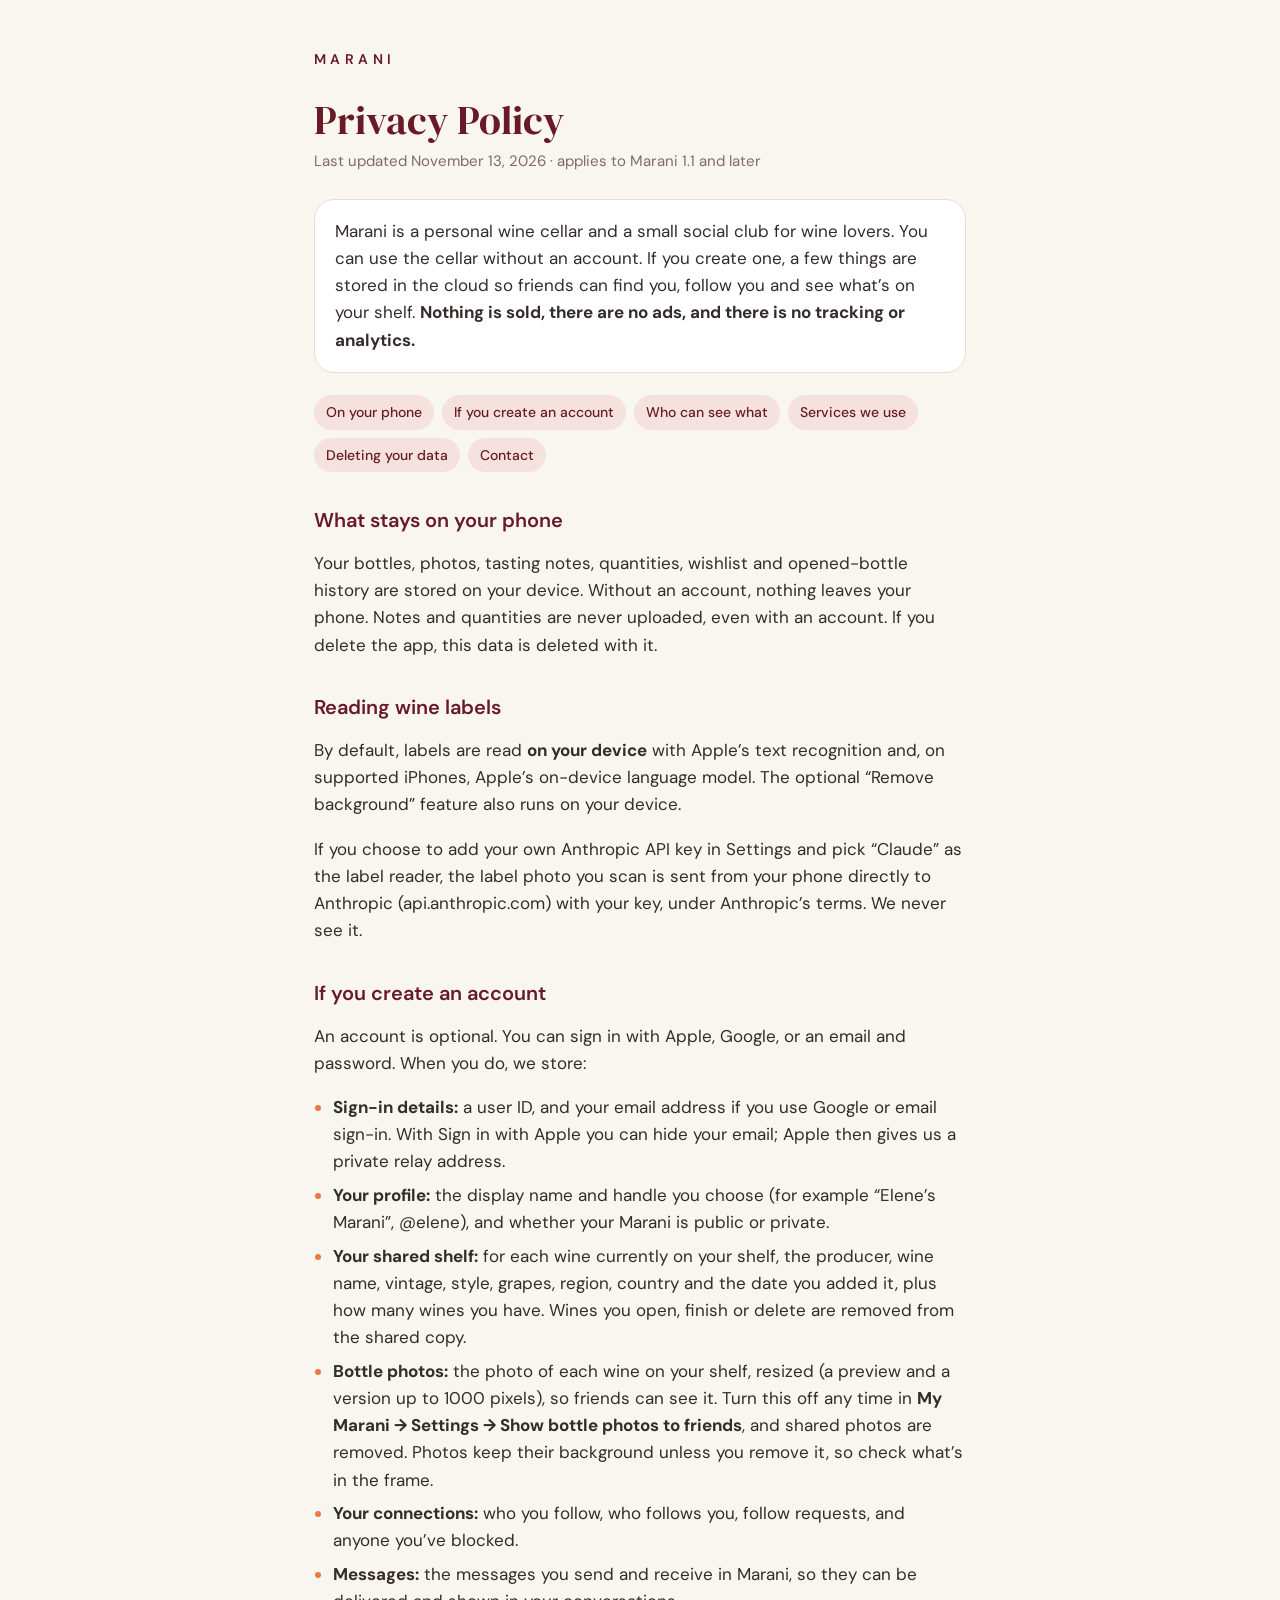
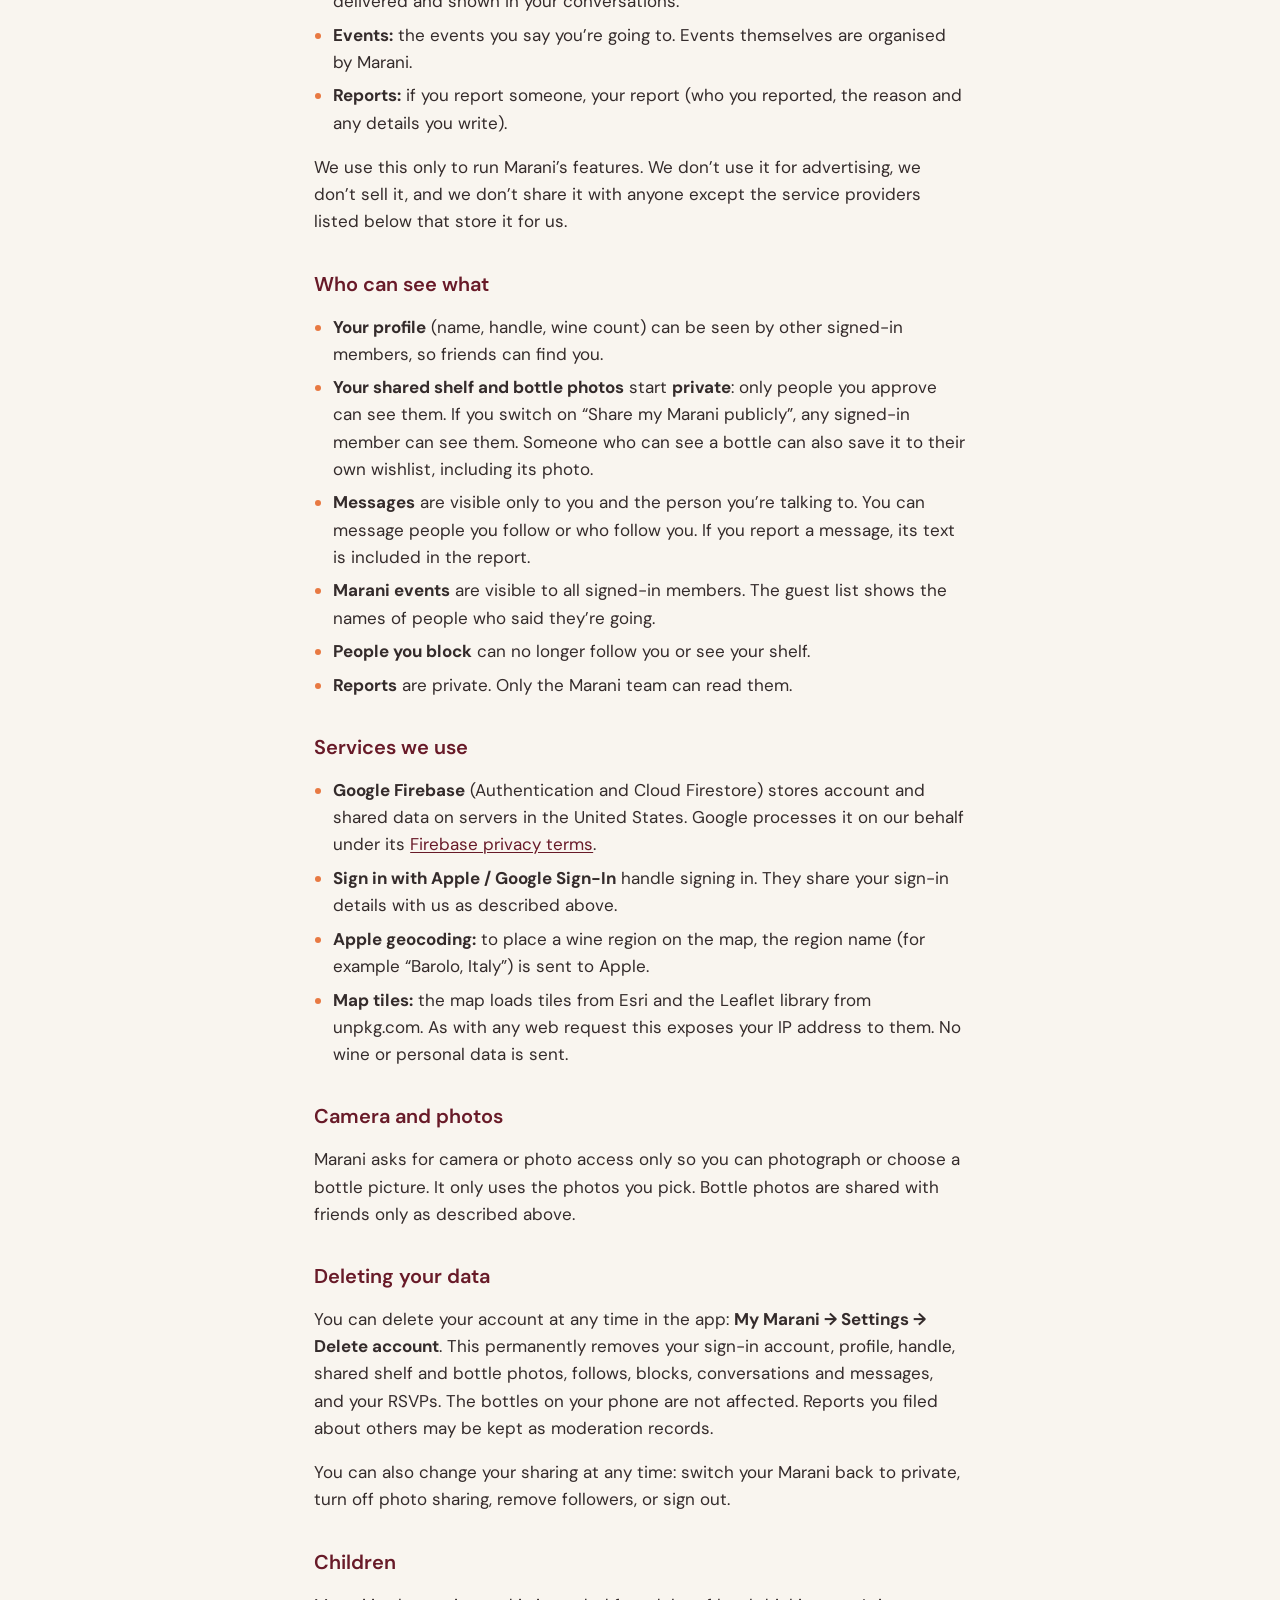
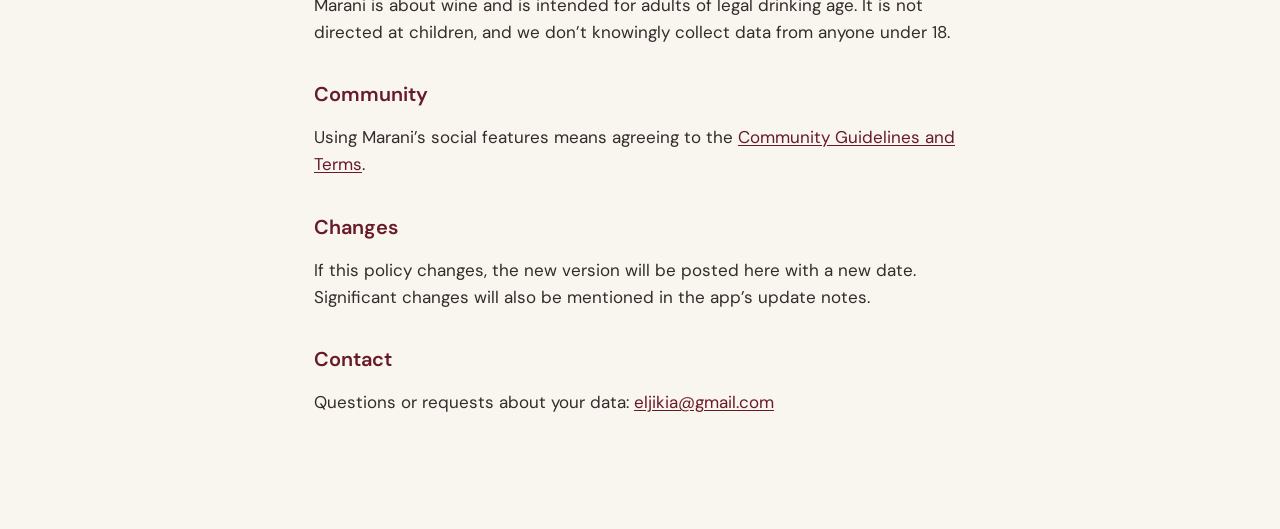
<file: index.html>
<!doctype html>
<html lang="en">
<head>
<meta charset="utf-8">
<meta name="viewport" content="width=device-width, initial-scale=1">
<title>Marani Privacy Policy</title>
<link rel="preconnect" href="https://fonts.googleapis.com">
<link rel="preconnect" href="https://fonts.gstatic.com" crossorigin>
<link href="https://fonts.googleapis.com/css2?family=DM+Sans:wght@400;500;600&family=DM+Serif+Display&display=swap" rel="stylesheet">
<link rel="stylesheet" href="style.css">
</head>
<body>
<main>
<p class="wordmark">MARANI</p>
<h1>Privacy Policy</h1>
<p class="sub">Last updated November 13, 2026 &middot; applies to Marani 1.1 and later</p>

<p class="lead">Marani is a personal wine cellar and a small social club for wine lovers. You can use the cellar without an account. If you create one, a few things are stored in the cloud so friends can find you, follow you and see what&rsquo;s on your shelf. <strong>Nothing is sold, there are no ads, and there is no tracking or analytics.</strong></p>

<nav class="toc">
  <a href="#phone">On your phone</a>
  <a href="#account">If you create an account</a>
  <a href="#sharing">Who can see what</a>
  <a href="#services">Services we use</a>
  <a href="#delete">Deleting your data</a>
  <a href="#contact">Contact</a>
</nav>

<h2 id="phone">What stays on your phone</h2>
<p>Your bottles, photos, tasting notes, quantities, wishlist and opened-bottle history are stored on your device. Without an account, nothing leaves your phone. Notes and quantities are never uploaded, even with an account. If you delete the app, this data is deleted with it.</p>

<h2>Reading wine labels</h2>
<p>By default, labels are read <strong>on your device</strong> with Apple&rsquo;s text recognition and, on supported iPhones, Apple&rsquo;s on-device language model. The optional &ldquo;Remove background&rdquo; feature also runs on your device.</p>
<p>If you choose to add your own Anthropic API key in Settings and pick &ldquo;Claude&rdquo; as the label reader, the label photo you scan is sent from your phone directly to Anthropic (api.anthropic.com) with your key, under Anthropic&rsquo;s terms. We never see it.</p>

<h2 id="account">If you create an account</h2>
<p>An account is optional. You can sign in with Apple, Google, or an email and password. When you do, we store:</p>
<ul>
  <li><strong>Sign-in details:</strong> a user ID, and your email address if you use Google or email sign-in. With Sign in with Apple you can hide your email; Apple then gives us a private relay address.</li>
  <li><strong>Your profile:</strong> the display name and handle you choose (for example &ldquo;Elene&rsquo;s Marani&rdquo;, @elene), and whether your Marani is public or private.</li>
  <li><strong>Your shared shelf:</strong> for each wine currently on your shelf, the producer, wine name, vintage, style, grapes, region, country and the date you added it, plus how many wines you have. Wines you open, finish or delete are removed from the shared copy.</li>
  <li><strong>Bottle photos:</strong> the photo of each wine on your shelf, resized (a preview and a version up to 1000 pixels), so friends can see it. Turn this off any time in <strong>My Marani &rarr; Settings &rarr; Show bottle photos to friends</strong>, and shared photos are removed. Photos keep their background unless you remove it, so check what&rsquo;s in the frame.</li>
  <li><strong>Your connections:</strong> who you follow, who follows you, follow requests, and anyone you&rsquo;ve blocked.</li>
  <li><strong>Messages:</strong> the messages you send and receive in Marani, so they can be delivered and shown in your conversations.</li>
  <li><strong>Events:</strong> the events you say you&rsquo;re going to. Events themselves are organised by Marani.</li>
  <li><strong>Reports:</strong> if you report someone, your report (who you reported, the reason and any details you write).</li>
</ul>
<p>We use this only to run Marani&rsquo;s features. We don&rsquo;t use it for advertising, we don&rsquo;t sell it, and we don&rsquo;t share it with anyone except the service providers listed below that store it for us.</p>

<h2 id="sharing">Who can see what</h2>
<ul>
  <li><strong>Your profile</strong> (name, handle, wine count) can be seen by other signed-in members, so friends can find you.</li>
  <li><strong>Your shared shelf and bottle photos</strong> start <strong>private</strong>: only people you approve can see them. If you switch on &ldquo;Share my Marani publicly&rdquo;, any signed-in member can see them. Someone who can see a bottle can also save it to their own wishlist, including its photo.</li>
  <li><strong>Messages</strong> are visible only to you and the person you&rsquo;re talking to. You can message people you follow or who follow you. If you report a message, its text is included in the report.</li>
  <li><strong>Marani events</strong> are visible to all signed-in members. The guest list shows the names of people who said they&rsquo;re going.</li>
  <li><strong>People you block</strong> can no longer follow you or see your shelf.</li>
  <li><strong>Reports</strong> are private. Only the Marani team can read them.</li>
</ul>

<h2 id="services">Services we use</h2>
<ul>
  <li><strong>Google Firebase</strong> (Authentication and Cloud Firestore) stores account and shared data on servers in the United States. Google processes it on our behalf under its <a href="https://firebase.google.com/support/privacy">Firebase privacy terms</a>.</li>
  <li><strong>Sign in with Apple / Google Sign-In</strong> handle signing in. They share your sign-in details with us as described above.</li>
  <li><strong>Apple geocoding:</strong> to place a wine region on the map, the region name (for example &ldquo;Barolo, Italy&rdquo;) is sent to Apple.</li>
  <li><strong>Map tiles:</strong> the map loads tiles from Esri and the Leaflet library from unpkg.com. As with any web request this exposes your IP address to them. No wine or personal data is sent.</li>
</ul>

<h2>Camera and photos</h2>
<p>Marani asks for camera or photo access only so you can photograph or choose a bottle picture. It only uses the photos you pick. Bottle photos are shared with friends only as described above.</p>

<h2 id="delete">Deleting your data</h2>
<p>You can delete your account at any time in the app: <strong>My Marani &rarr; Settings &rarr; Delete account</strong>. This permanently removes your sign-in account, profile, handle, shared shelf and bottle photos, follows, blocks, conversations and messages, and your RSVPs. The bottles on your phone are not affected. Reports you filed about others may be kept as moderation records.</p>
<p>You can also change your sharing at any time: switch your Marani back to private, turn off photo sharing, remove followers, or sign out.</p>

<h2>Children</h2>
<p>Marani is about wine and is intended for adults of legal drinking age. It is not directed at children, and we don&rsquo;t knowingly collect data from anyone under 18.</p>

<h2>Community</h2>
<p>Using Marani&rsquo;s social features means agreeing to the <a href="guidelines.html">Community Guidelines and Terms</a>.</p>

<h2>Changes</h2>
<p>If this policy changes, the new version will be posted here with a new date. Significant changes will also be mentioned in the app&rsquo;s update notes.</p>

<h2 id="contact">Contact</h2>
<p>Questions or requests about your data: <a href="mailto:eljikia@gmail.com">eljikia@gmail.com</a></p>
</main>
</body>
</html>
</file>
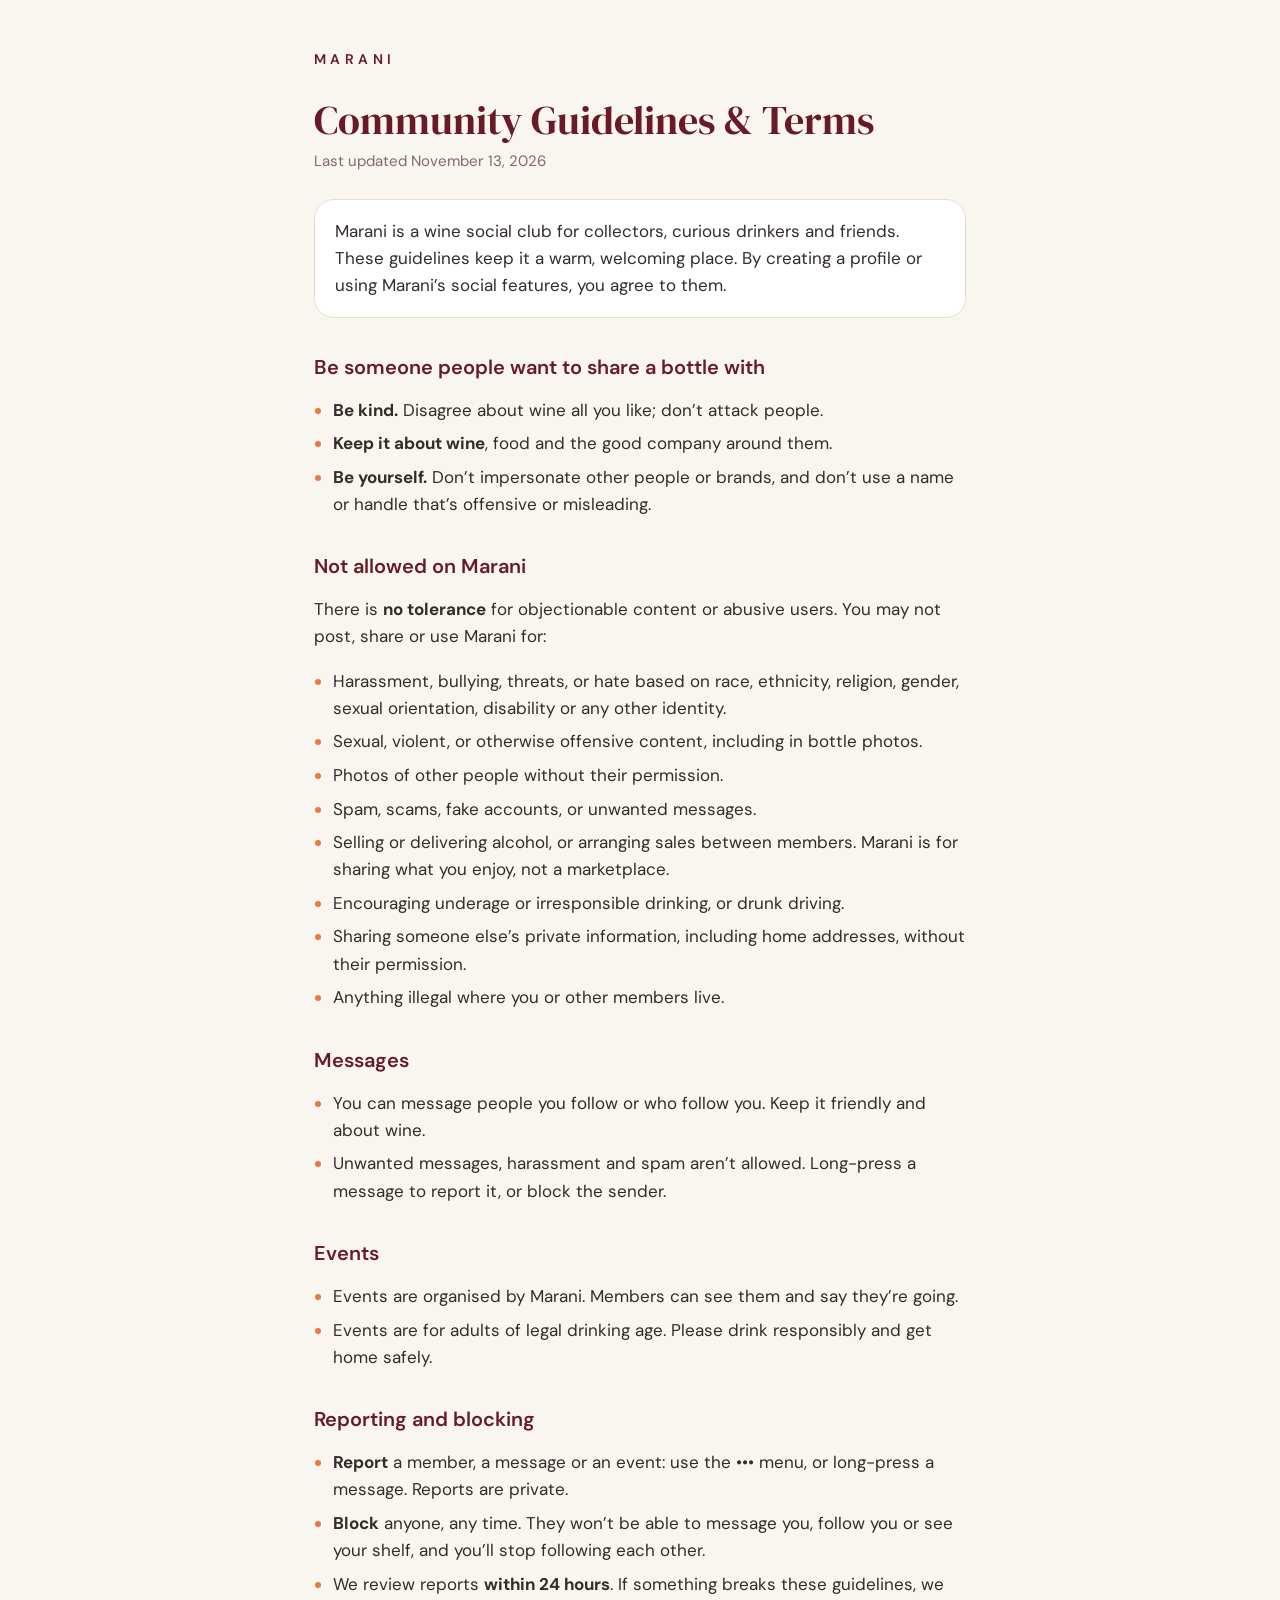
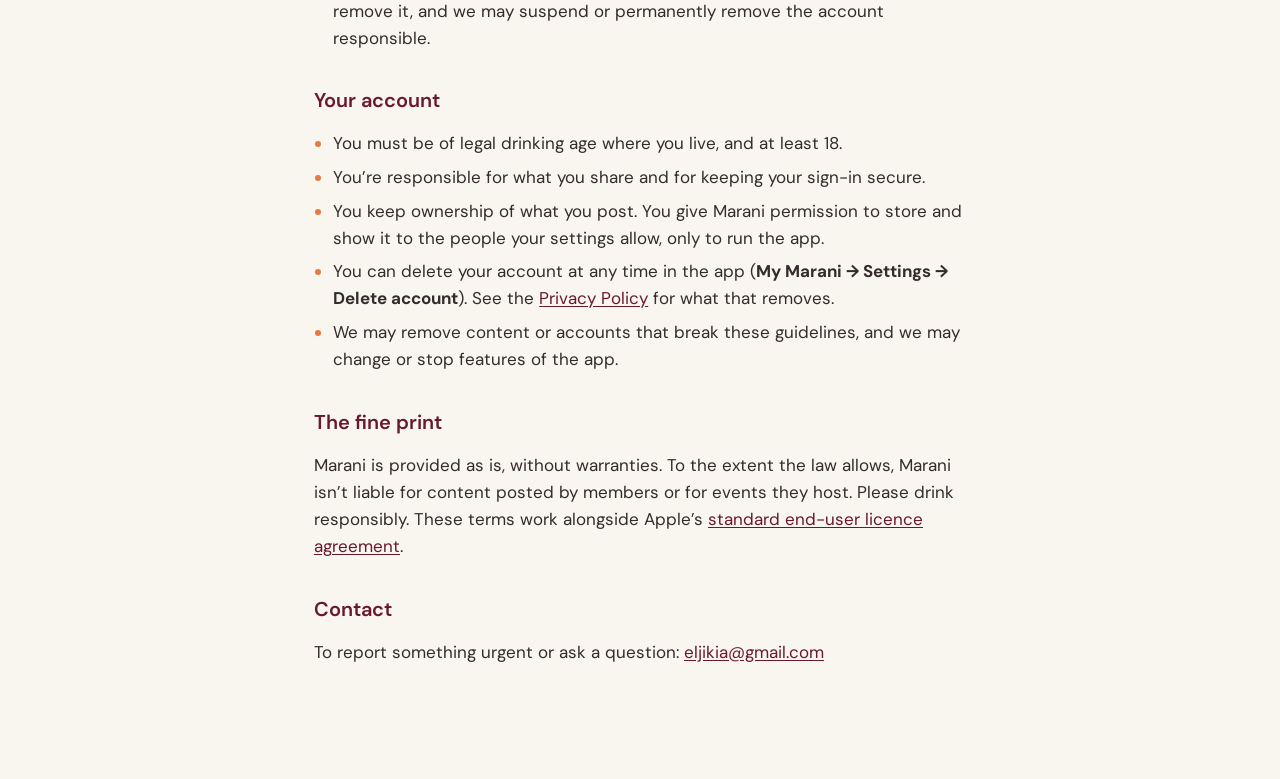
<file: guidelines.html>
<!doctype html>
<html lang="en">
<head>
<meta charset="utf-8">
<meta name="viewport" content="width=device-width, initial-scale=1">
<title>Marani Community Guidelines</title>
<link rel="preconnect" href="https://fonts.googleapis.com">
<link rel="preconnect" href="https://fonts.gstatic.com" crossorigin>
<link href="https://fonts.googleapis.com/css2?family=DM+Sans:wght@400;500;600&family=DM+Serif+Display&display=swap" rel="stylesheet">
<link rel="stylesheet" href="style.css">
</head>
<body>
<main>
<p class="wordmark">MARANI</p>
<h1>Community Guidelines &amp; Terms</h1>
<p class="sub">Last updated November 13, 2026</p>

<p class="lead">Marani is a wine social club for collectors, curious drinkers and friends. These guidelines keep it a warm, welcoming place. By creating a profile or using Marani&rsquo;s social features, you agree to them.</p>

<h2>Be someone people want to share a bottle with</h2>
<ul>
  <li><strong>Be kind.</strong> Disagree about wine all you like; don&rsquo;t attack people.</li>
  <li><strong>Keep it about wine</strong>, food and the good company around them.</li>
  <li><strong>Be yourself.</strong> Don&rsquo;t impersonate other people or brands, and don&rsquo;t use a name or handle that&rsquo;s offensive or misleading.</li>
</ul>

<h2>Not allowed on Marani</h2>
<p>There is <strong>no tolerance</strong> for objectionable content or abusive users. You may not post, share or use Marani for:</p>
<ul>
  <li>Harassment, bullying, threats, or hate based on race, ethnicity, religion, gender, sexual orientation, disability or any other identity.</li>
  <li>Sexual, violent, or otherwise offensive content, including in bottle photos.</li>
  <li>Photos of other people without their permission.</li>
  <li>Spam, scams, fake accounts, or unwanted messages.</li>
  <li>Selling or delivering alcohol, or arranging sales between members. Marani is for sharing what you enjoy, not a marketplace.</li>
  <li>Encouraging underage or irresponsible drinking, or drunk driving.</li>
  <li>Sharing someone else&rsquo;s private information, including home addresses, without their permission.</li>
  <li>Anything illegal where you or other members live.</li>
</ul>

<h2>Messages</h2>
<ul>
  <li>You can message people you follow or who follow you. Keep it friendly and about wine.</li>
  <li>Unwanted messages, harassment and spam aren&rsquo;t allowed. Long-press a message to report it, or block the sender.</li>
</ul>

<h2>Events</h2>
<ul>
  <li>Events are organised by Marani. Members can see them and say they&rsquo;re going.</li>
  <li>Events are for adults of legal drinking age. Please drink responsibly and get home safely.</li>
</ul>

<h2>Reporting and blocking</h2>
<ul>
  <li><strong>Report</strong> a member, a message or an event: use the &bull;&bull;&bull; menu, or long-press a message. Reports are private.</li>
  <li><strong>Block</strong> anyone, any time. They won&rsquo;t be able to message you, follow you or see your shelf, and you&rsquo;ll stop following each other.</li>
  <li>We review reports <strong>within 24 hours</strong>. If something breaks these guidelines, we remove it, and we may suspend or permanently remove the account responsible.</li>
</ul>

<h2>Your account</h2>
<ul>
  <li>You must be of legal drinking age where you live, and at least 18.</li>
  <li>You&rsquo;re responsible for what you share and for keeping your sign-in secure.</li>
  <li>You keep ownership of what you post. You give Marani permission to store and show it to the people your settings allow, only to run the app.</li>
  <li>You can delete your account at any time in the app (<strong>My Marani &rarr; Settings &rarr; Delete account</strong>). See the <a href="index.html">Privacy Policy</a> for what that removes.</li>
  <li>We may remove content or accounts that break these guidelines, and we may change or stop features of the app.</li>
</ul>

<h2>The fine print</h2>
<p>Marani is provided as is, without warranties. To the extent the law allows, Marani isn&rsquo;t liable for content posted by members or for events they host. Please drink responsibly. These terms work alongside Apple&rsquo;s <a href="https://www.apple.com/legal/internet-services/itunes/dev/stdeula/">standard end-user licence agreement</a>.</p>

<h2>Contact</h2>
<p>To report something urgent or ask a question: <a href="mailto:eljikia@gmail.com">eljikia@gmail.com</a></p>
</main>
</body>
</html>
</file>
<file: style.css>
/* MARANI brand kit v1.0 tokens */
:root {
  --burgundy: #681A28;
  --wine-red: #8D2638;
  --terracotta: #E87942;
  --lavender: #D9B5D3;
  --cream: #F9F5EF;
  --blush: #F5E2DF;
  --charcoal: #342B2B;
  --muted: #806A6B;
}
* { box-sizing: border-box; }
html { background: var(--cream); }
body {
  margin: 0;
  background: var(--cream);
  color: var(--charcoal);
  font: 400 17px/1.6 'DM Sans', -apple-system, Helvetica, Arial, sans-serif;
  -webkit-text-size-adjust: 100%;
}
main { max-width: 700px; margin: 0 auto; padding: 48px 24px 96px; }
.wordmark {
  margin: 0 0 28px;
  color: var(--burgundy);
  font-weight: 600;
  letter-spacing: .32em;
  font-size: 14px;
}
h1 {
  margin: 0 0 6px;
  color: var(--burgundy);
  font: 400 40px/1.12 'DM Serif Display', Georgia, serif;
}
h2 {
  margin: 2.2rem 0 .4rem;
  color: var(--burgundy);
  font-size: 20px;
  font-weight: 600;
  line-height: 1.3;
  scroll-margin-top: 16px;
}
.sub { margin: 0 0 1.6rem; color: var(--muted); font-size: 15px; }
.lead {
  margin: 0 0 1.4rem;
  padding: 18px 20px;
  background: #fff;
  border: 1px solid #E9DCD3;
  border-radius: 20px;
}
a { color: var(--burgundy); text-underline-offset: 2px; }
a:hover { color: var(--wine-red); }
ul { padding-left: 1.2rem; }
li { margin: .4rem 0; }
li::marker { color: var(--terracotta); }
.toc { display: flex; flex-wrap: wrap; gap: 8px; margin: 0 0 1rem; }
.toc a {
  padding: 6px 12px;
  background: var(--blush);
  border-radius: 999px;
  font-size: 14px;
  font-weight: 500;
  text-decoration: none;
}
@media (max-width: 480px) {
  main { padding: 32px 20px 72px; }
  h1 { font-size: 32px; }
}
</file>
